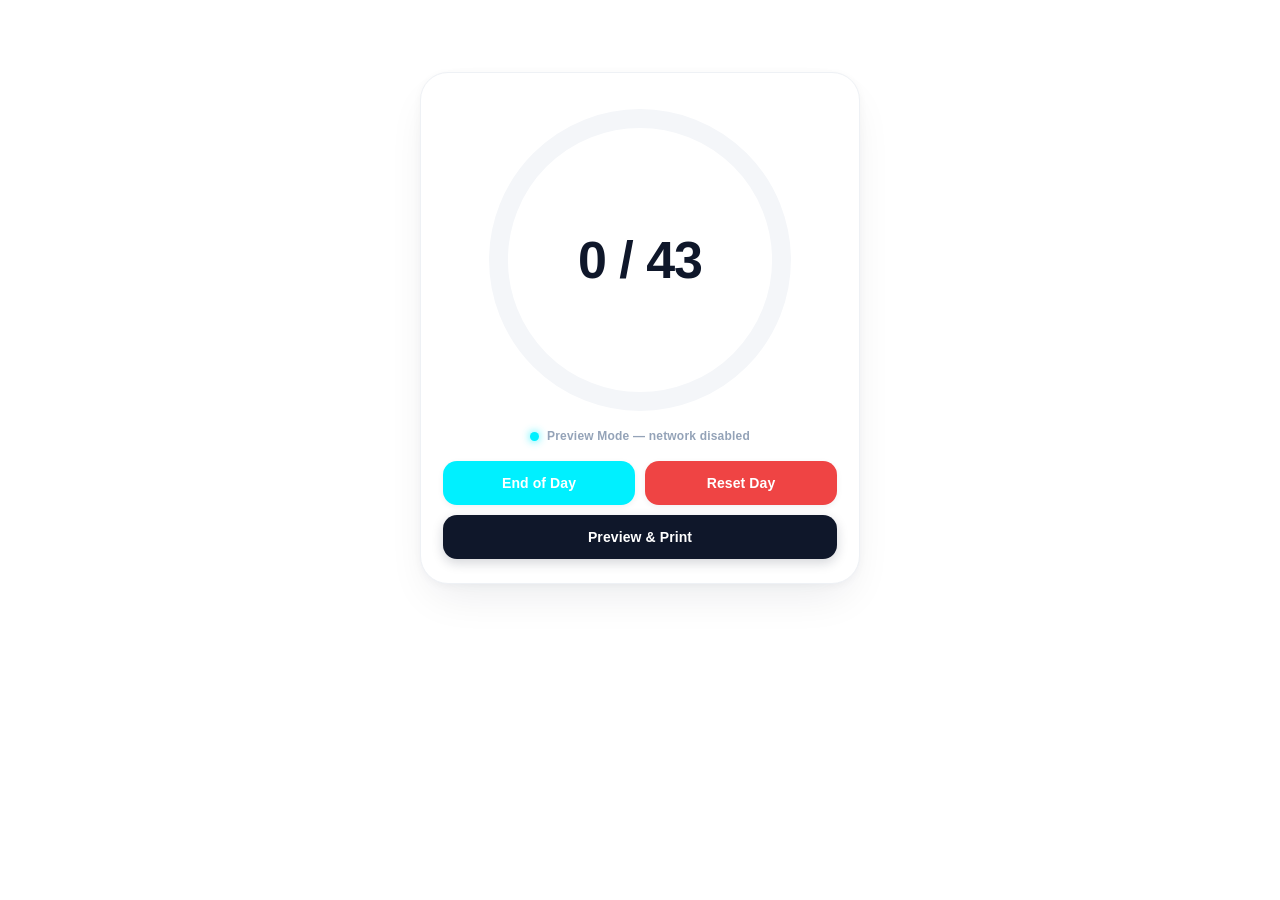
<file: index.html>
<!DOCTYPE html>
<!-- GitHub Pages mobile frontend V11 — connected to business Apps Script backend -->
<html lang="en">
<head>
  <meta charset="UTF-8">
  <meta name="viewport" content="width=device-width, initial-scale=1, maximum-scale=1, user-scalable=no, viewport-fit=cover">
  <title>Scratch-Off Scanner</title>

  <!-- iOS Web App Configuration -->
  <meta name="apple-mobile-web-app-capable" content="yes">
  <meta name="apple-mobile-web-app-status-bar-style" content="default">
  <meta name="apple-mobile-web-app-title" content="Ticket Scanner">
  <meta name="mobile-web-app-capable" content="yes">
  <meta name="format-detection" content="telephone=no">
  <meta name="theme-color" content="#ffffff">
  <script>
    // Google Apps Script's outer wrapper sometimes reports a desktop-width
    // viewport on iPhone. Detect the actual device so the app can size itself
    // by screen percentage instead of relying only on a media query.
    if (/iPhone|iPod/i.test(navigator.userAgent)) {
      document.documentElement.classList.add('iphone-device');
    }
  </script>
  

  <style>
    * { box-sizing: border-box; -webkit-tap-highlight-color: transparent; }
    html, body {
      height: 100%; width: 100%; margin: 0; padding: 0;
      -webkit-text-size-adjust: 100%;
      overscroll-behavior: none;
    }
    body {
      font-family: -apple-system, BlinkMacSystemFont, "SF Pro Display", "Segoe UI", Roboto, sans-serif;
      padding: 10px 14px 16px 14px;
      background: #ffffff; color: #0f172a;
      display: flex; flex-direction: column; align-items: center; justify-content: flex-start;
      min-height: 100vh;
      min-height: 100dvh;
      padding-top: max(8vh, env(safe-area-inset-top));
      padding-bottom: max(20px, env(safe-area-inset-bottom));
      overflow-x: hidden;
      touch-action: manipulation;
    }

    #mainCard {
      width: 100%; max-width: 440px;
      display: flex; flex-direction: column; align-items: center; justify-content: flex-start;
      background: #ffffff; border-radius: 28px; border: 1px solid #eef1f5;
      padding: 28px 22px 24px 22px;
      box-shadow: 0 20px 45px -12px rgba(15, 23, 42, 0.09), 0 2px 8px rgba(15, 23, 42, 0.04);
    }

    .circle-container {
      position: relative; width: 310px; height: 310px;
      display: flex; align-items: center; justify-content: center;
      margin-top: 4px; margin-bottom: 8px;
    }
    svg { width: 100%; height: 100%; transform: rotate(-90deg); }
    circle { fill: none; stroke-width: 14; stroke-linecap: round; }
    .bg-ring { stroke: #f4f6f9; }
    .progress-ring {
      stroke: #00F0FF; stroke-dasharray: 660; stroke-dashoffset: 660;
      opacity: 0;
      transition: stroke-dashoffset 0.58s cubic-bezier(0.22, 0.78, 0.25, 1), opacity 0.25s ease-out, stroke 0.45s ease, filter 0.45s ease;
      filter: drop-shadow(0 6px 14px rgba(0, 240, 255, 0.35));
    }
    .progress-ring.confirm-step { animation: confirmGlow 0.5s ease-out; }

    @keyframes confirmGlow {
      0% { filter: drop-shadow(0 4px 8px rgba(0, 240, 255, 0.24)); }
      50% { filter: drop-shadow(0 7px 18px rgba(0, 240, 255, 0.62)); }
      100% { filter: drop-shadow(0 6px 14px rgba(0, 240, 255, 0.35)); }
    }

    .ring-text { position: absolute; text-align: center; pointer-events: none; }
    #countDisplay { font-size: 52px; font-weight: 800; color: #0f172a; letter-spacing: -1px; }
    #countDisplay.complete { letter-spacing: 0; }
    #countDisplay .complete-title { display: block; font-size: 30px; line-height: 1.05; color: #16a34a; }
    #countDisplay .complete-count { display: block; margin-top: 8px; font-size: 13px; font-weight: 700; color: #64748b; letter-spacing: 0; }
    .circle-container.complete-animation { animation: completePop 0.75s ease-out; }

    @keyframes completePop {
      0% { transform: scale(1); }
      38% { transform: scale(1.055); }
      68% { transform: scale(0.985); }
      100% { transform: scale(1); }
    }

    #syncIndicator {
      margin-top: 6px; margin-bottom: 18px;
      font-size: 12px; font-weight: 600; color: #94a3b8;
      letter-spacing: 0.2px;
      display: flex; align-items: center; justify-content: center; gap: 8px;
    }

    .dot {
      width: 9px; height: 9px; border-radius: 50%; display: inline-block; flex-shrink: 0;
      transition: background-color 0.2s ease, box-shadow 0.2s ease;
    }

    .dot.idle {
      background-color: #00F0FF;
      box-shadow: 0 0 8px rgba(0, 240, 255, 0.85);
      animation: none;
    }

    .dot.syncing {
      background-color: #FF9500;
      box-shadow: 0 0 8px rgba(255, 149, 0, 0.85);
      animation: pulseOrange 0.9s infinite ease-in-out;
    }

    .dot.error {
      background-color: #ef4444;
      box-shadow: 0 0 8px rgba(239, 68, 68, 0.85);
      animation: pulseRed 0.9s infinite ease-in-out;
    }

    @keyframes pulseOrange {
      0% { transform: scale(0.9); opacity: 0.7; }
      50% { transform: scale(1.35); opacity: 1; }
      100% { transform: scale(0.9); opacity: 0.7; }
    }

    @keyframes pulseRed {
      0% { transform: scale(0.9); opacity: 0.7; }
      50% { transform: scale(1.35); opacity: 1; }
      100% { transform: scale(0.9); opacity: 0.7; }
    }

    .actionRow { display: flex; flex-direction: column; gap: 10px; width: 100%; }
    .btnGroup { display: flex; gap: 10px; }
    button {
      flex: 1; padding: 14px; font-size: 14px; font-weight: 700; color: white;
      border: none; border-radius: 14px; cursor: pointer;
      box-shadow: 0 2px 6px rgba(15,23,42,0.06);
      transition: transform 0.12s ease, box-shadow 0.12s ease;
      letter-spacing: 0.1px;
    }
    #previewBtn {
      background: #0f172a; color: #ffffff; font-size: 14px; padding: 14px;
      box-shadow: 0 4px 12px rgba(15,23,42,0.18);
    }
    #endDayBtn { background: #00F0FF; color: #ffffff; font-weight: 700; }
    #resetBtn { background: #ef4444; }
    button:active { transform: scale(0.96); box-shadow: 0 1px 3px rgba(15,23,42,0.08); }

    /* PREVIEW MODAL */
    #previewModal {
      display: none; position: fixed; top: 0; left: 0; width: 100%; height: 100%;
      background: rgba(15, 23, 42, 0.5); backdrop-filter: blur(4px);
      z-index: 999; align-items: center; justify-content: center; padding: 16px;
    }
    .modal-card {
      background: #ffffff; border-radius: 24px; width: 100%; max-width: 960px;
      max-height: 92vh; display: flex; flex-direction: column; overflow: hidden;
      border: 1px solid #e2e8f0; box-shadow: 0 25px 50px -12px rgba(0,0,0,0.25);
    }
    .modal-header {
      padding: 18px 24px; background: #0f172a; color: white;
      display: flex; justify-content: space-between; align-items: center;
    }
    .modal-body { padding: 20px; overflow-y: auto; flex: 1; background: #ffffff; color: #0f172a; }
    .modal-footer { padding: 16px 24px; border-top: 1px solid #e2e8f0; display: flex; gap: 12px; background: #f8fafc; }

    table.excel-full-sheet {
      width: 100%; border-collapse: collapse; font-size: 12px; font-family: Calibri, Segoe UI, sans-serif;
      border: 2px solid #000000; background: #ffffff; color: #000000;
    }
    table.excel-full-sheet th, table.excel-full-sheet td {
      border: 1px solid #000000; padding: 4px 6px; text-align: center;
    }
    table.excel-full-sheet th {
      background: #f1f5f9; font-weight: bold; color: #000000; font-size: 11px; text-transform: uppercase;
      border-bottom: 2px solid #000000;
    }
    .excel-section-hdr td {
      background: #e2e8f0; font-weight: bold; font-size: 12px; color: #000000; text-align: left !important;
      padding-left: 10px; border-top: 2px solid #000000; border-bottom: 1px solid #000000;
    }
    .excel-subtotal td {
      background: #f8fafc; font-weight: bold; color: #000000; border-top: 1px dashed #000000; border-bottom: 1px solid #000000;
    }
    .excel-grandtotal td {
      background: #dbeafe; font-weight: bold; font-size: 13px; color: #000000; border-top: 2px solid #000000; border-bottom: 3px double #000000;
    }

    /* TRUE PHONE LAYOUT — fills an iPhone screen instead of looking like a
       narrow desktop card. Safe-area padding protects the notch and Home bar. */
    @media (max-width: 600px) {
      html, body { background: #ffffff; }
      body {
        display: block;
        padding: 0;
        min-height: 100dvh;
      }
      #mainCard {
        width: 100%; max-width: none; min-height: 100dvh;
        border: 0; border-radius: 0; box-shadow: none;
        padding:
          calc(14px + env(safe-area-inset-top))
          16px
          calc(18px + env(safe-area-inset-bottom));
        justify-content: flex-start;
      }
      .circle-container {
        width: clamp(220px, 68vw, 278px);
        height: clamp(220px, 68vw, 278px);
        margin-top: 2px;
        margin-bottom: 2px;
      }
      #countDisplay { font-size: clamp(42px, 12vw, 50px); }
      #syncIndicator {
        width: 100%; min-height: 28px;
        margin: 4px 0 12px;
        font-size: 13px;
      }
      .actionRow { gap: 10px; }
      .btnGroup { gap: 10px; }
      button {
        min-height: 52px; padding: 14px 12px;
        border-radius: 14px; font-size: 16px;
        touch-action: manipulation;
      }
      #previewBtn { min-height: 52px; font-size: 16px; }
      #failedScansPanel { width: 100%; }
      #previewModal {
        padding: 0;
        align-items: stretch;
      }
      .modal-card {
        max-height: 100dvh; height: 100dvh;
        border: 0; border-radius: 0;
      }
      .modal-header {
        padding: calc(14px + env(safe-area-inset-top)) 16px 14px;
      }
      .modal-body {
        padding: 12px;
        -webkit-overflow-scrolling: touch;
      }
      .modal-footer {
        padding: 12px 12px calc(12px + env(safe-area-inset-bottom));
      }
      .modal-footer button { min-width: 0; font-size: 14px; }
      table.excel-full-sheet { min-width: 680px; }
      #printArea { overflow-x: auto; }
    }

    @media (max-width: 600px) and (max-height: 700px) {
      .circle-container { width: 205px; height: 205px; }
      #countDisplay { font-size: 40px; }
      #syncIndicator { margin-bottom: 8px; }
      button, #previewBtn { min-height: 48px; padding-top: 11px; padding-bottom: 11px; }
    }

    @media (display-mode: standalone) {
      body { background: #ffffff; }
      #mainCard { min-height: 100dvh; }
    }

    /* Apps Script iPhone wrapper override. The wrapper can expose an internal
       width near 980px, so ordinary max-width:600px rules do not activate.
       vw sizing still maps correctly to the visible iPhone screen. */
    html.iphone-device, html.iphone-device body {
      width: 100%; min-height: 100vh; margin: 0;
      background: #ffffff;
      overflow-x: hidden;
    }
    html.iphone-device body {
      display: block;
      padding: 0;
    }
    html.iphone-device #mainCard {
      width: 100vw; max-width: none; min-height: 100vh;
      margin: 0; border: 0; border-radius: 0; box-shadow: none;
      padding: 5vw 5vw 6vw;
      justify-content: flex-start;
    }
    html.iphone-device .circle-container {
      width: 72vw; height: 72vw;
      margin: 10vw auto 2vw;
    }
    html.iphone-device #countDisplay {
      font-size: 10vw;
      letter-spacing: -0.3vw;
    }
    html.iphone-device #countDisplay .complete-title { font-size: 7.4vw; }
    html.iphone-device #countDisplay .complete-count { margin-top: 2vw; font-size: 3.2vw; }
    html.iphone-device #syncIndicator {
      width: 100%; min-height: 7vw;
      margin: 1vw 0 3vw;
      gap: 2vw;
      font-size: 3.4vw;
    }
    html.iphone-device .dot {
      width: 2.4vw; height: 2.4vw;
    }
    html.iphone-device .actionRow,
    html.iphone-device .btnGroup {
      gap: 2.5vw;
    }
    html.iphone-device button,
    html.iphone-device #previewBtn {
      min-height: 13vw;
      padding: 3vw;
      border-radius: 3.5vw;
      font-size: 4vw;
    }
    html.iphone-device #failedScansPanel {
      width: 100%;
      margin-top: 4vw !important;
      font-size: 3.7vw;
    }
    html.iphone-device #previewModal {
      padding: 0;
      align-items: stretch;
    }
    html.iphone-device .modal-card {
      width: 100vw; max-width: none; height: 100vh; max-height: 100vh;
      border: 0; border-radius: 0;
    }
    html.iphone-device .modal-header { padding: 4vw; font-size: 4vw; }
    html.iphone-device .modal-body { padding: 3vw; -webkit-overflow-scrolling: touch; }
    html.iphone-device .modal-footer { padding: 3vw; }
    html.iphone-device .modal-footer button { min-height: 11vw; font-size: 3.5vw; }

    #scannerCapture {
      position: fixed;
      left: 1px; top: 1px;
      width: 2px; height: 2px;
      padding: 0; border: 0; outline: 0;
      opacity: 0.01;
      color: transparent; background: transparent;
      caret-color: transparent;
      font-size: 16px;
      pointer-events: none;
    }

    #bottomActivity {
      position: fixed; left: 50%; bottom: max(16px, env(safe-area-inset-bottom));
      transform: translate(-50%, 18px);
      width: min(420px, calc(100% - 28px)); min-height: 48px;
      display: flex; align-items: center; gap: 10px;
      padding: 11px 14px; border-radius: 15px;
      background: #0f172a; color: #ffffff;
      box-shadow: 0 12px 28px rgba(15, 23, 42, 0.22);
      opacity: 0; visibility: hidden; pointer-events: none;
      transition: opacity 0.2s ease, transform 0.28s cubic-bezier(0.22, 0.78, 0.25, 1), background-color 0.2s ease;
      z-index: 850; font-size: 13px; font-weight: 700;
    }
    #bottomActivity.show { opacity: 1; visibility: visible; transform: translate(-50%, 0); }
    #bottomActivity.success { background: #0f766e; }
    #bottomActivity.warning { background: #b45309; }
    #bottomActivity.error { background: #b91c1c; }
    #bottomActivity .notice-icon { flex: 0 0 auto; font-size: 17px; }
    #bottomActivity .notice-text { min-width: 0; overflow: hidden; text-overflow: ellipsis; white-space: nowrap; }
    html.iphone-device #bottomActivity {
      left: 5vw; bottom: 4vw; transform: translateY(5vw);
      width: 90vw; min-height: 12vw; padding: 2.8vw 3.4vw;
      border-radius: 3.8vw; font-size: 3.5vw;
    }
    html.iphone-device #bottomActivity.show { transform: translateY(0); }
  </style>
</head>
<body>

  <input id="scannerCapture" type="text" inputmode="none" enterkeyhint="done"
    autocomplete="off" autocorrect="off" autocapitalize="off" spellcheck="false"
    autofocus aria-label="Barcode scanner receiver">

  <div id="mainCard">
    <div class="circle-container">
      <svg viewBox="0 0 230 230">
        <circle class="bg-ring" cx="115" cy="115" r="105"></circle>
        <circle class="progress-ring" id="ringFill" cx="115" cy="115" r="105"></circle>
      </svg>
      <div class="ring-text">
        <div id="countDisplay">0 / 43</div>
      </div>
    </div>

    <div id="syncIndicator"><span class="dot idle" id="syncDot"></span> <span id="syncText">Scanner Ready — Scan Now</span></div>

    <div class="actionRow">
      <div class="btnGroup">
        <button id="endDayBtn" onclick="handleEndDay(event)">End of Day</button>
        <button id="resetBtn" onclick="handleReset(event)">Reset Day</button>
      </div>
      <button id="previewBtn" onclick="openPreview()">Preview & Print</button>
    </div>

    <div id="failedScansPanel" style="display:none; margin-top:16px; text-align:left;">
      <div style="display:flex; justify-content:space-between; align-items:center; gap:10px; margin-bottom:8px;">
        <b style="color:#b91c1c;">Needs Re-scan</b>
        <button onclick="retryDeferredNow()" style="width:auto; padding:7px 11px; background:#f59e0b; color:#111827; font-size:12px;">Retry Now</button>
      </div>
      <div id="failedScansList" style="font-size:15px; color:#0f172a; line-height:1.9;"></div>
    </div>
  </div>

  <div id="bottomActivity" role="status" aria-live="polite" aria-atomic="true">
    <span class="notice-icon" id="bottomNoticeIcon">✓</span>
    <span class="notice-text" id="bottomNoticeText"></span>
  </div>

  <div id="previewModal">
    <div class="modal-card">
      <div class="modal-header">
        <h3 style="margin:0; font-size:16px;">Daily Ticket Sales Report</h3>
        <button onclick="closePreview()" style="background:transparent; border:none; color:white; font-size:20px; cursor:pointer; padding:0;">✕</button>
      </div>
      <div class="modal-body" id="printArea">
        <div id="modalReportContent">
          <div style="text-align:center; padding:30px; color:#64748b;">Fetching live report data...</div>
        </div>
      </div>
      <div class="modal-footer">
        <button onclick="window.print()" style="background:#16a34a; color:white; font-weight:bold;">🖨️ Print Report</button>
        <button onclick="closePreview()" style="background:#64748b; color:white;">Close</button>
      </div>
    </div>
  </div>

  <script>
    // Network guard:
    // Only contact the Apps Script backend when this file is actually running
    // from GitHub Pages. This prevents ChatGPT/local HTML preview from asking
    // for network access just because the file was opened for inspection.
    var NETWORK_ENABLED = /(^|\.)github\.io$/i.test(window.location.hostname);

    var ringFill = document.getElementById('ringFill');
    var countDisplay = document.getElementById('countDisplay');
    var syncText = document.getElementById('syncText');
    var syncDot = document.getElementById('syncDot');
    var scannerCapture = document.getElementById('scannerCapture');
    var bottomActivity = document.getElementById('bottomActivity');
    var bottomNoticeIcon = document.getElementById('bottomNoticeIcon');
    var bottomNoticeText = document.getElementById('bottomNoticeText');

    var currentScanned = 0;
    var confirmedScanned = 0;
    var backendBaselineScanned = 0;
    var sessionInputCount = 0;
    var currentTotal = 43; // safe startup fallback; backend immediately supplies authoritative total
    var completionShown = false;
    var noticeTimer = null;
    var noticeLockedUntil = 0;
    var missingGames = [];
    var missingIndex = 0;
    var missingRequestInFlight = false;
    var lastMissingConfirmedValue = -1;
    const CIRCUMFERENCE = 660;

    var scanQueue = JSON.parse(localStorage.getItem('pendingScanQueueV8') || '[]');
    var deferredQueue = JSON.parse(localStorage.getItem('deferredScanQueueV8') || '[]');
    sessionInputCount = scanQueue.length + deferredQueue.length;
    currentScanned = sessionInputCount;
    var isProcessingQueue = false;
    var scannerIdleTimer = null;
    var retryCycleActive = false;
    var MAX_DEFERRED_ATTEMPTS = 2;
    var IDLE_RETRY_DELAY_MS = 5000;

    var gameMap = JSON.parse(localStorage.getItem('gameMapCache') || '{}');
    var failedScans = JSON.parse(localStorage.getItem('failedScansV8') || '[]');

    // Barcodes already accepted/seen during the current business day.
    // This gives immediate duplicate feedback on the frontend instead of
    // optimistically increasing the counter for a repeated ticket.
    var acceptedScanCodes = JSON.parse(localStorage.getItem('acceptedScanCodesV12') || '[]');

    function persistAcceptedScanCodes() {
      localStorage.setItem('acceptedScanCodesV12', JSON.stringify(acceptedScanCodes));
    }

    function rememberAcceptedCode(code) {
      if (acceptedScanCodes.indexOf(code) === -1) {
        acceptedScanCodes.push(code);
        persistAcceptedScanCodes();
      }
    }

    function persistQueue() {
      localStorage.setItem('pendingScanQueueV8', JSON.stringify(scanQueue));
      localStorage.setItem('deferredScanQueueV8', JSON.stringify(deferredQueue));
    }

    function persistFailedScans() {
      localStorage.setItem('failedScansV8', JSON.stringify(failedScans));
      renderFailedScansPanel();
    }

    function fetchGameMap() {
      callApi({ action: 'gamemap' }).then(function(result) {
        if (result && result.success && result.gameMap) {
          gameMap = result.gameMap;
          localStorage.setItem('gameMapCache', JSON.stringify(gameMap));
        }
      }).catch(function() {});
    }

    function renderFailedScansPanel() {
      var panel = document.getElementById('failedScansPanel');
      var list = document.getElementById('failedScansList');
      if (!panel || !list) return;

      if (failedScans.length === 0) {
        panel.style.display = 'none';
        return;
      }
      panel.style.display = 'block';
      list.innerHTML = failedScans.map(function(item) {
        var priceLabel = item.price !== null && item.price !== undefined ? ('$' + item.price) : 'Value unknown';
        return '<div style="padding:7px 0; border-bottom:1px solid #e2e8f0;">' +
          'Game <b>' + item.game + '</b> &middot; Book <b>' + item.book + '</b> &middot; ' +
          'Ticket <b>' + item.ticket + '</b> &middot; <b>' + priceLabel + '</b>' +
          (item.reason ? '<div style="font-size:12px; color:#64748b; line-height:1.4;">' + escapeHtml(item.reason) + '</div>' : '') +
        '</div>';
      }).join('');
    }

    function escapeHtml(value) {
      return String(value || '').replace(/[&<>'"]/g, function(ch) {
        return ({'&':'&amp;','<':'&lt;','>':'&gt;',"'":'&#39;','"':'&quot;'})[ch];
      });
    }

    function showBottomNotice(type, message, duration) {
      clearTimeout(noticeTimer);
      bottomActivity.className = '';
      bottomActivity.classList.add(type || 'success', 'show');
      bottomNoticeIcon.textContent = type === 'error' ? '!' : (type === 'warning' ? '•' : '✓');
      bottomNoticeText.textContent = message;
      noticeLockedUntil = Date.now() + (duration || 1100);

      noticeTimer = setTimeout(function() {
        bottomActivity.classList.remove('show');
      }, duration || 1100);
    }

    function pulseConfirmedRing() {
      ringFill.classList.remove('confirm-step');
      void ringFill.getBoundingClientRect();
      ringFill.classList.add('confirm-step');
    }

    function refreshMissingGames(force) {
      if (currentScanned < 35 || missingRequestInFlight) return;
      if (!force && confirmedScanned === lastMissingConfirmedValue) return;

      missingRequestInFlight = true;
      lastMissingConfirmedValue = confirmedScanned;
      callApi({ action: 'missing' }).then(function(result) {
        missingRequestInFlight = false;
        if (result && result.success) {
          missingGames = result.missingGames || [];
          missingIndex = 0;
          if (missingGames.length === 0 && confirmedScanned < currentTotal) {
            showBottomNotice('success', 'No missing games found', 1300);
          }
        }
      }).catch(function() {
        missingRequestInFlight = false;
      });
    }

    function rotateMissingNotice() {
      if (currentScanned < 35 || missingGames.length === 0 || Date.now() < noticeLockedUntil) return;
      if (missingIndex >= missingGames.length) missingIndex = 0;
      var item = missingGames[missingIndex++];
      var priceLabel = item.price !== null && item.price !== undefined ? ('$' + item.price) : 'Value unavailable';
      showBottomNotice('warning', 'Missing scan · Game ' + item.game + ' · ' + priceLabel, 1800);
    }

    setInterval(rotateMissingNotice, 2300);

    function removeFailedScanByCode(code) {
      var before = failedScans.length;
      failedScans = failedScans.filter(function(item) { return item.code !== code; });
      if (failedScans.length !== before) persistFailedScans();
    }

    function setCircleProgress(fraction, confirmedComplete) {
      var f = Math.max(0, Math.min(1, fraction));
      var offset = CIRCUMFERENCE - (f * CIRCUMFERENCE);
      ringFill.style.strokeDashoffset = offset;
      ringFill.style.opacity = f <= 0 ? '0' : '1';
      ringFill.style.stroke = confirmedComplete ? '#22c55e' : '#00F0FF';
      ringFill.style.filter = confirmedComplete
        ? 'drop-shadow(0 6px 16px rgba(34, 197, 94, 0.48))'
        : 'drop-shadow(0 6px 14px rgba(0, 240, 255, 0.35))';
    }

    function renderDisplay(directScanned, total, backendConfirmedCount, authoritativeSnapshot) {
      currentScanned = Math.max(0, Number(directScanned) || 0);
      currentTotal = total > 0 ? total : 42;
      currentScanned = Math.min(currentTotal, currentScanned);
      confirmedScanned = Math.max(0, Math.min(currentTotal, Number(backendConfirmedCount) || 0));
      var confirmedComplete = Boolean(authoritativeSnapshot && currentTotal > 0 && confirmedScanned >= currentTotal);

      if (confirmedComplete) {
        countDisplay.classList.add('complete');
        countDisplay.innerHTML = '<span class="complete-title">Scan Complete</span>' +
          '<span class="complete-count">' + confirmedScanned + ' / ' + currentTotal + ' confirmed</span>';

        if (!completionShown) {
          var circle = document.querySelector('.circle-container');
          circle.classList.remove('complete-animation');
          void circle.offsetWidth;
          circle.classList.add('complete-animation');
        }
        completionShown = true;
      } else {
        completionShown = false;
        countDisplay.classList.remove('complete');

        // IMPORTANT: show only backend-confirmed progress. The old frontend
        // displayed an optimistic local count, so scanning the same ticket
        // multiple times could briefly show 2/43, 3/43, etc. even when the
        // spreadsheet correctly counted only one unique scan.
        countDisplay.textContent = confirmedScanned + ' / ' + currentTotal;
        document.querySelector('.circle-container').classList.remove('complete-animation');
      }

      setCircleProgress(currentTotal > 0 ? confirmedScanned / currentTotal : 0, confirmedComplete);
      return confirmedComplete;
    }

    function updateSyncStatus(state, customMessage) {
      if (state === 'error') {
        syncDot.className = "dot error";
        syncText.textContent = customMessage || "Backend Busy — Retrying...";
      } else if (state === 'syncing') {
        syncDot.className = "dot syncing";
        syncText.textContent = customMessage || ("Queued (" + scanQueue.length + ")");
      } else {
        syncDot.className = "dot idle";
        syncText.textContent = customMessage || "Scanner Ready — Scan Now";
      }
    }

    function armScanner() {
      if (!scannerCapture) return;
      try {
        scannerCapture.focus({ preventScroll: true });
      } catch (focusError) {
        scannerCapture.focus();
      }
    }

    function initializeScanner() {
      // Focus first. Accepting a barcode must not wait for spreadsheet data.
      armScanner();
      updateSyncStatus('idle', 'Scanner Ready — Scan Now');

      callApi({ action: 'bootstrap' }).then(function(result) {
        if (result && result.success) {
          backendBaselineScanned = Number(result.scannedToday) || 0;
          confirmedScanned = backendBaselineScanned;
          currentScanned = backendBaselineScanned;
          var isComplete = renderDisplay(confirmedScanned, result.totalGames || currentTotal || 43, confirmedScanned, true);
          if (isComplete) updateSyncStatus('idle', 'All scans confirmed by backend');
          gameMap = result.gameMap || gameMap;
          localStorage.setItem('gameMapCache', JSON.stringify(gameMap));
        }
        armScanner();
      }).catch(function() {
        // If bootstrap fails for any reason, immediately fall back to the
        // progress endpoint instead of leaving the screen at a fake 0 count.
        callApi({ action: 'progress' }).then(function(progressResult) {
          if (progressResult && progressResult.success) {
            confirmedScanned = Number(progressResult.scannedToday) || 0;
            currentScanned = confirmedScanned;
            renderDisplay(
              confirmedScanned,
              progressResult.totalGames || currentTotal || 43,
              confirmedScanned,
              true
            );
          }
          armScanner();
        }).catch(function() {
          armScanner();
        });
      });
    }

    function syncWithBackend() {
      if (isProcessingQueue) return;
      callApi({ action: 'progress' }).then(function(result) {
        if (result && result.success && scanQueue.length === 0 && deferredQueue.length === 0) {
          confirmedScanned = Number(result.scannedToday) || 0;
          currentScanned = confirmedScanned;
          var isComplete = renderDisplay(confirmedScanned, result.totalGames || currentTotal || 43, confirmedScanned, true);
          updateSyncStatus('idle', isComplete ? 'All scans confirmed by backend' : 'Scanner Ready — Scan Now');
          if (currentScanned >= 35) refreshMissingGames(true);
        }
      }).catch(function(err) {});
    }

    if (NETWORK_ENABLED) {
      initializeScanner();
      setInterval(syncWithBackend, 10000);
    } else {
      armScanner();
      updateSyncStatus('idle', 'Preview Mode — network disabled');
    }
    renderFailedScansPanel();

    window.addEventListener('pageshow', function() {
      setTimeout(armScanner, 0);
      setTimeout(armScanner, 250);
    });
    window.addEventListener('load', function() {
      setTimeout(armScanner, 0);
      setTimeout(armScanner, 250);
    });
    document.addEventListener('visibilitychange', function() {
      if (!document.hidden) {
        setTimeout(armScanner, 0);
        setTimeout(armScanner, 250);
      }
    });

    // Resume any scans still queued from before a reload/backgrounding
    if (scanQueue.length > 0 || deferredQueue.length > 0) {
      updateSyncStatus('idle');
      processNextQueueItem();
    }

    // DIRECT SCANNER LISTENER ENGINE
    var scanBuffer = '';
    document.addEventListener('keydown', function(e) {
      if (e.key === 'Enter' || e.key === 'Tab') {
        e.preventDefault();
        var codeToSubmit = scanBuffer.trim();
        scanBuffer = '';
        if (scannerCapture) scannerCapture.value = '';
        if (codeToSubmit.length >= 10) enqueueScan(codeToSubmit);
        armScanner();
        return;
      }
      if (e.key === 'Backspace') {
        scanBuffer = scanBuffer.slice(0, -1);
        return;
      }
      if (e.key.length === 1) {
        scanBuffer += e.key;
      }
    });

    // Re-arm after any button/modal interaction so the next barcode never
    // requires the user to tap the page first.
    document.addEventListener('click', function() {
      setTimeout(armScanner, 50);
    }, true);

    function enqueueScan(code) {
      var cleanCode = String(code).replace(/\D/g, '').trim();
      if (cleanCode.length < 10) return;

      if (navigator.vibrate) navigator.vibrate(30);

      // Reject a barcode that was already confirmed during this business day.
      // This is immediate UI feedback and avoids sending an obvious duplicate
      // to the backend again.
      if (acceptedScanCodes.indexOf(cleanCode) !== -1) {
        var duplicateDetails = parseBarcodeDetails(cleanCode);
        updateSyncStatus('idle', 'Duplicate ignored — already scanned');
        showBottomNotice('warning', 'Game ' + duplicateDetails.game + ' already scanned — not counted', 1800);
        renderDisplay(confirmedScanned, currentTotal, confirmedScanned, true);
        return;
      }

      // Also suppress a duplicate while the same barcode is still pending.
      var alreadyQueued = scanQueue.concat(deferredQueue).some(function(item) {
        return item.code === cleanCode;
      });
      if (alreadyQueued) {
        updateSyncStatus('idle', 'Duplicate ignored — scan already pending');
        showBottomNotice('warning', 'Duplicate scan ignored — waiting for confirmation', 1600);
        return;
      }

      scanQueue.push({
        code: cleanCode,
        requestId: makeRequestId(),
        attempts: 0,
        queuedAt: Date.now()
      });
      persistQueue();

      // Do NOT increase the visible progress counter here.
      // Wait until the backend confirms this scan counted as a new unique item.
      updateSyncStatus('syncing', 'Sending scan...');

      clearTimeout(scannerIdleTimer);
      scannerIdleTimer = setTimeout(function() {
        retryDeferredNow();
      }, IDLE_RETRY_DELAY_MS);

      processNextQueueItem();
    }

    function makeRequestId() {
      if (window.crypto && crypto.randomUUID) return crypto.randomUUID();
      return 'scan-' + Date.now() + '-' + Math.random().toString(36).slice(2);
    }

    function processNextQueueItem() {
      if (isProcessingQueue) return;

      if (scanQueue.length === 0) {
        if (deferredQueue.length > 0) {
          updateSyncStatus('error', deferredQueue.length + ' deferred — retrying after scanner is idle');
          clearTimeout(scannerIdleTimer);
          scannerIdleTimer = setTimeout(retryDeferredNow, IDLE_RETRY_DELAY_MS);
        } else {
          updateSyncStatus('idle');
          // The queue is empty. Ask the backend for the authoritative count
          // immediately so completion never depends on an optimistic client count.
          syncWithBackend();
        }
        return;
      }

      isProcessingQueue = true;
      var currentItem = scanQueue[0];
      updateSyncStatus('syncing', 'Sending 1 scan · ' + Math.max(0, scanQueue.length - 1) + ' waiting');

      callApi({ action: 'scan', code: currentItem.code, requestId: currentItem.requestId })
        .then(function(result) {
          scanQueue.shift();
          persistQueue();
          isProcessingQueue = false;

          if (result && result.success) {
            removeFailedScanByCode(currentItem.code);
            var confirmedDetails = parseBarcodeDetails(currentItem.code);

            // Remember successful responses locally so an immediate repeat of
            // the same barcode can be stopped before another network request.
            rememberAcceptedCode(currentItem.code);

            if (result.progressCounted === true) {
              confirmedScanned = Math.min(currentTotal, confirmedScanned + 1);
              currentScanned = confirmedScanned;
              renderDisplay(confirmedScanned, currentTotal, confirmedScanned, false);
              pulseConfirmedRing();
              showBottomNotice('success', 'Game ' + confirmedDetails.game + ' confirmed', 900);
            } else {
              // The backend accepted the request but did not count it as new.
              // Treat this as a duplicate/already-recorded scan in the UI.
              currentScanned = confirmedScanned;
              renderDisplay(confirmedScanned, currentTotal, confirmedScanned, true);
              updateSyncStatus('idle', 'Duplicate ignored — already counted');
              showBottomNotice('warning', 'Game ' + confirmedDetails.game + ' already scanned — not counted', 1800);
            }

            missingGames = missingGames.filter(function(item) {
              return String(item.game) !== String(confirmedDetails.game);
            });
            if (confirmedScanned >= 35 && (confirmedScanned === 35 || confirmedScanned % 5 === 0)) {
              refreshMissingGames(false);
            }
          } else {
            var msg = (result && result.message) ? result.message : "Game Not Found";
            if (/busy|try again|temporar/i.test(msg)) {
              currentItem.attempts = (currentItem.attempts || 0) + 1;
              deferredQueue.push(currentItem);
              persistQueue();
              updateSyncStatus('error', 'Backend busy — scan deferred');
            } else {
              updateSyncStatus('error', msg);
              flagAsNeedsRescan(currentItem.code, msg);
              var unknownMatch = msg.match(/Game\s*#?\s*(\d+)\s+not found/i);
              if (unknownMatch) {
                showBottomNotice('error', 'New game ' + unknownMatch[1] + ' is not registered', 4500);
              } else {
                showBottomNotice('error', msg, 3000);
              }
            }
          }

          processNextQueueItem();
        })
        .catch(function(err) {
          scanQueue.shift();
          isProcessingQueue = false;
          currentItem.attempts = (currentItem.attempts || 0) + 1;

          // Do not block newer tickets. Move this scan aside immediately and
          // continue the normal queue. It will be tried only after five
          // seconds of scanner inactivity.
          deferredQueue.push(currentItem);
          persistQueue();
          updateSyncStatus('error', 'Scan deferred — continuing with next ticket');
          processNextQueueItem();
        });
    }

    function retryDeferredNow() {
      if (retryCycleActive || isProcessingQueue || scanQueue.length > 0 || deferredQueue.length === 0) return;
      retryCycleActive = true;

      var retryable = [];
      deferredQueue.forEach(function(item) {
        if ((item.attempts || 0) <= MAX_DEFERRED_ATTEMPTS) {
          retryable.push(item);
        } else {
          flagAsNeedsRescan(item.code, 'Could not reach the spreadsheet after safe retries');
        }
      });
      deferredQueue = [];
      scanQueue = retryable;
      persistQueue();
      retryCycleActive = false;

      if (scanQueue.length > 0) {
        updateSyncStatus('syncing', 'Retrying deferred scans one at a time');
        processNextQueueItem();
      }
    }

    function parseBarcodeDetails(rawCode) {
      var cleanCode = String(rawCode).replace(/\D/g, '').substring(0, 13);
      var gameNum = String(parseInt(cleanCode.substring(0, 4), 10));
      var bookSection = cleanCode.substring(4, 10);
      var bookNum = String(parseInt(bookSection.substring(bookSection.length - 3), 10));
      var ticketNum = String(parseInt(cleanCode.substring(10, 13), 10));
      return { game: gameNum, book: bookNum, ticket: ticketNum };
    }

    function flagAsNeedsRescan(rawCode, reason) {
      var details = parseBarcodeDetails(rawCode);
      var gameNum = details.game;
      var price = gameMap[gameNum] || null;

      var alreadyFlagged = failedScans.some(function(item) { return item.code === rawCode; });
      if (!alreadyFlagged) {
        failedScans.push({
          code: rawCode,
          game: details.game,
          book: details.book,
          ticket: details.ticket,
          price: price,
          reason: reason || 'Needs to be scanned again'
        });
        persistFailedScans();
      }
    }

    function openPreview() {
      document.getElementById('previewModal').style.display = 'flex';
      document.getElementById('modalReportContent').innerHTML = '<div style="text-align:center; padding:30px; color:#64748b;">Fetching live report data...</div>';

      callApi({ action: 'preview' }).then(function(res) {
        if (res && res.success && res.report) {
          renderExcelStyleReportHTML(res.report);
        } else {
          document.getElementById('modalReportContent').innerHTML = '<div style="color:#ef4444; text-align:center;">Failed to load preview data.</div>';
        }
      }).catch(function(err) {
        document.getElementById('modalReportContent').innerHTML = '<div style="color:#ef4444; text-align:center;">Error connecting to server.</div>';
      });
    }

    function closePreview() {
      document.getElementById('previewModal').style.display = 'none';
    }

    function renderExcelStyleReportHTML(rpt) {
      var html = '<div style="text-align:center; font-weight:bold; font-size:14px; margin-bottom:10px; font-family:Calibri, sans-serif;">DAILY ENTRY REPORT — ' + rpt.date + '</div>';

      html += '<table class="excel-full-sheet"><thead><tr>' +
        '<th>Game #</th><th>Book #</th><th>Start Ticket</th><th>End Ticket</th><th>Tickets Sold</th><th>Total Value ($)</th>' +
      '</tr></thead><tbody>';

      rpt.sections.forEach(function(sec) {
        html += '<tr class="excel-section-hdr"><td colspan="6">$' + sec.price + ' GAMES</td></tr>';

        sec.rows.forEach(function(r) {
          html += '<tr>' +
            '<td><b>' + r.game + '</b></td>' +
            '<td>' + r.book + '</td>' +
            '<td>' + r.start + '</td>' +
            '<td>' + r.end + '</td>' +
            '<td>' + r.sold + '</td>' +
            '<td>$' + Math.round(r.value) + '</td>' +
          '</tr>';
        });

        html += '<tr class="excel-subtotal">' +
          '<td colspan="4" style="text-align:right;"><b>SUBTOTAL ($' + sec.price + ')</b></td>' +
          '<td><b>' + sec.subtotalTickets + '</b></td>' +
          '<td><b>$' + Math.round(sec.subtotalValue) + '</b></td>' +
        '</tr>';
      });

      html += '<tr class="excel-grandtotal">' +
        '<td colspan="4" style="text-align:right;"><b>GRAND TOTAL</b></td>' +
        '<td><b>' + rpt.grandTotalTickets + '</b></td>' +
        '<td><b>$' + Math.round(rpt.grandTotalValue) + '</b></td>' +
      '</tr>';

      html += '</tbody></table>';
      document.getElementById('modalReportContent').innerHTML = html;
    }

    const API_URL = 'https://script.google.com/macros/s/AKfycbyRZjpodVVkT3F3zClEcShpmKvu2ARX4INXqb6vI2XGqRR3xsqTsUJH0_DND-mKRXrkaA/exec';

    function callApi(params) {
      return new Promise(function(resolve, reject) {
        if (!NETWORK_ENABLED) {
          reject(new Error('Network disabled outside GitHub Pages'));
          return;
        }
        const callbackName = '__ticketScannerCb_' + Date.now() + '_' + Math.random().toString(36).slice(2);
        const script = document.createElement('script');
        const timeout = setTimeout(function() {
          cleanup();
          reject(new Error('Backend request timed out'));
        }, 20000);

        function cleanup() {
          clearTimeout(timeout);
          try { delete window[callbackName]; } catch (e) { window[callbackName] = undefined; }
          if (script.parentNode) script.parentNode.removeChild(script);
        }

        window[callbackName] = function(result) {
          cleanup();
          resolve(result);
        };

        const query = new URLSearchParams();
        Object.keys(params || {}).forEach(function(key) {
          if (params[key] !== undefined && params[key] !== null) query.set(key, String(params[key]));
        });
        query.set('callback', callbackName);
        query.set('_ts', Date.now().toString());

        script.onerror = function() {
          cleanup();
          reject(new Error('Could not reach Apps Script backend'));
        };
        script.src = API_URL + '?' + query.toString();
        document.head.appendChild(script);
      });
    }

    function handleEndDay(event) {
      if (!confirm('Close out the day? This archives all current progress.')) return;
      scanQueue = [];
      deferredQueue = [];
      persistQueue();
      updateSyncStatus('syncing', "Closing out day...");

      callApi({ action: 'endday' }).then(function(res) {
        if (res && res.success) {
          failedScans = [];
          persistFailedScans();
          acceptedScanCodes = [];
          persistAcceptedScanCodes();
          backendBaselineScanned = 0;
          sessionInputCount = 0;
          confirmedScanned = 0;
          currentScanned = 0;
          missingGames = [];
          renderDisplay(0, currentTotal, 0, true);
          updateSyncStatus('idle');
          syncWithBackend();
        } else {
          updateSyncStatus('error', "End of Day Failed");
        }
      }).catch(function(err) {
        updateSyncStatus('error', "Connection Error — Retry End Day");
      });
    }

    function handleReset(event) {
      if (!confirm('Reset back to start of day?')) return;
      scanQueue = [];
      deferredQueue = [];
      persistQueue();
      updateSyncStatus('syncing', "Resetting day...");

      callApi({ action: 'reset' }).then(function(res) {
        if (res && res.success) {
          failedScans = [];
          persistFailedScans();
          acceptedScanCodes = [];
          persistAcceptedScanCodes();
          backendBaselineScanned = 0;
          sessionInputCount = 0;
          confirmedScanned = 0;
          currentScanned = 0;
          missingGames = [];
          renderDisplay(0, currentTotal, 0, true);
          updateSyncStatus('idle');
          syncWithBackend();
        } else {
          updateSyncStatus('error', "Reset Failed");
        }
      }).catch(function(err) {
        updateSyncStatus('error', "Connection Error — Retry Reset");
      });
    }
  </script>
</body>
</html>
</file>
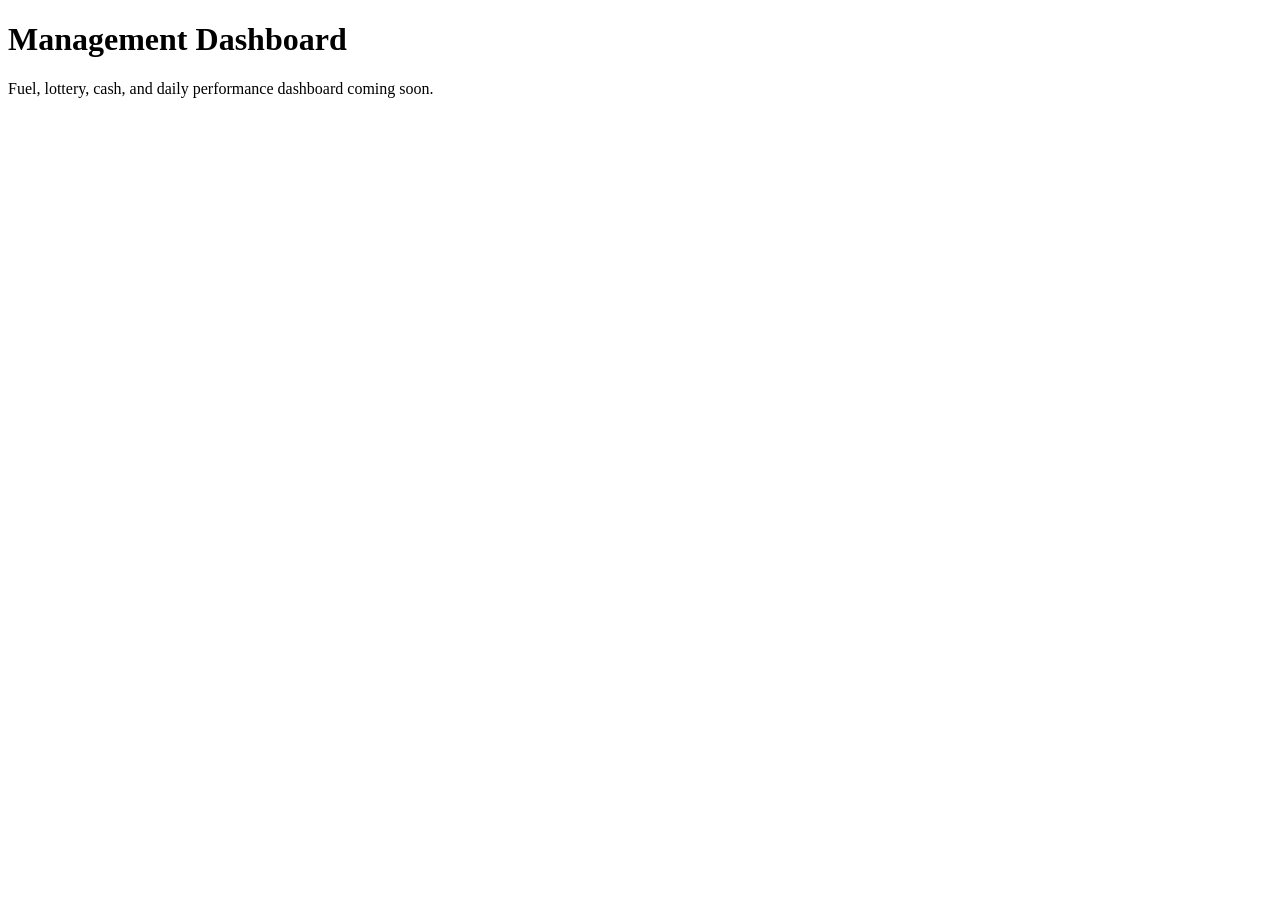
<file: dashboard.html>
<!DOCTYPE html>
<html>
<head>
  <meta charset="UTF-8">
  <title>Management Dashboard</title>
</head>
<body>
  <h1>Management Dashboard</h1>
  <p>Fuel, lottery, cash, and daily performance dashboard coming soon.</p>
</body>
</html>
</file>
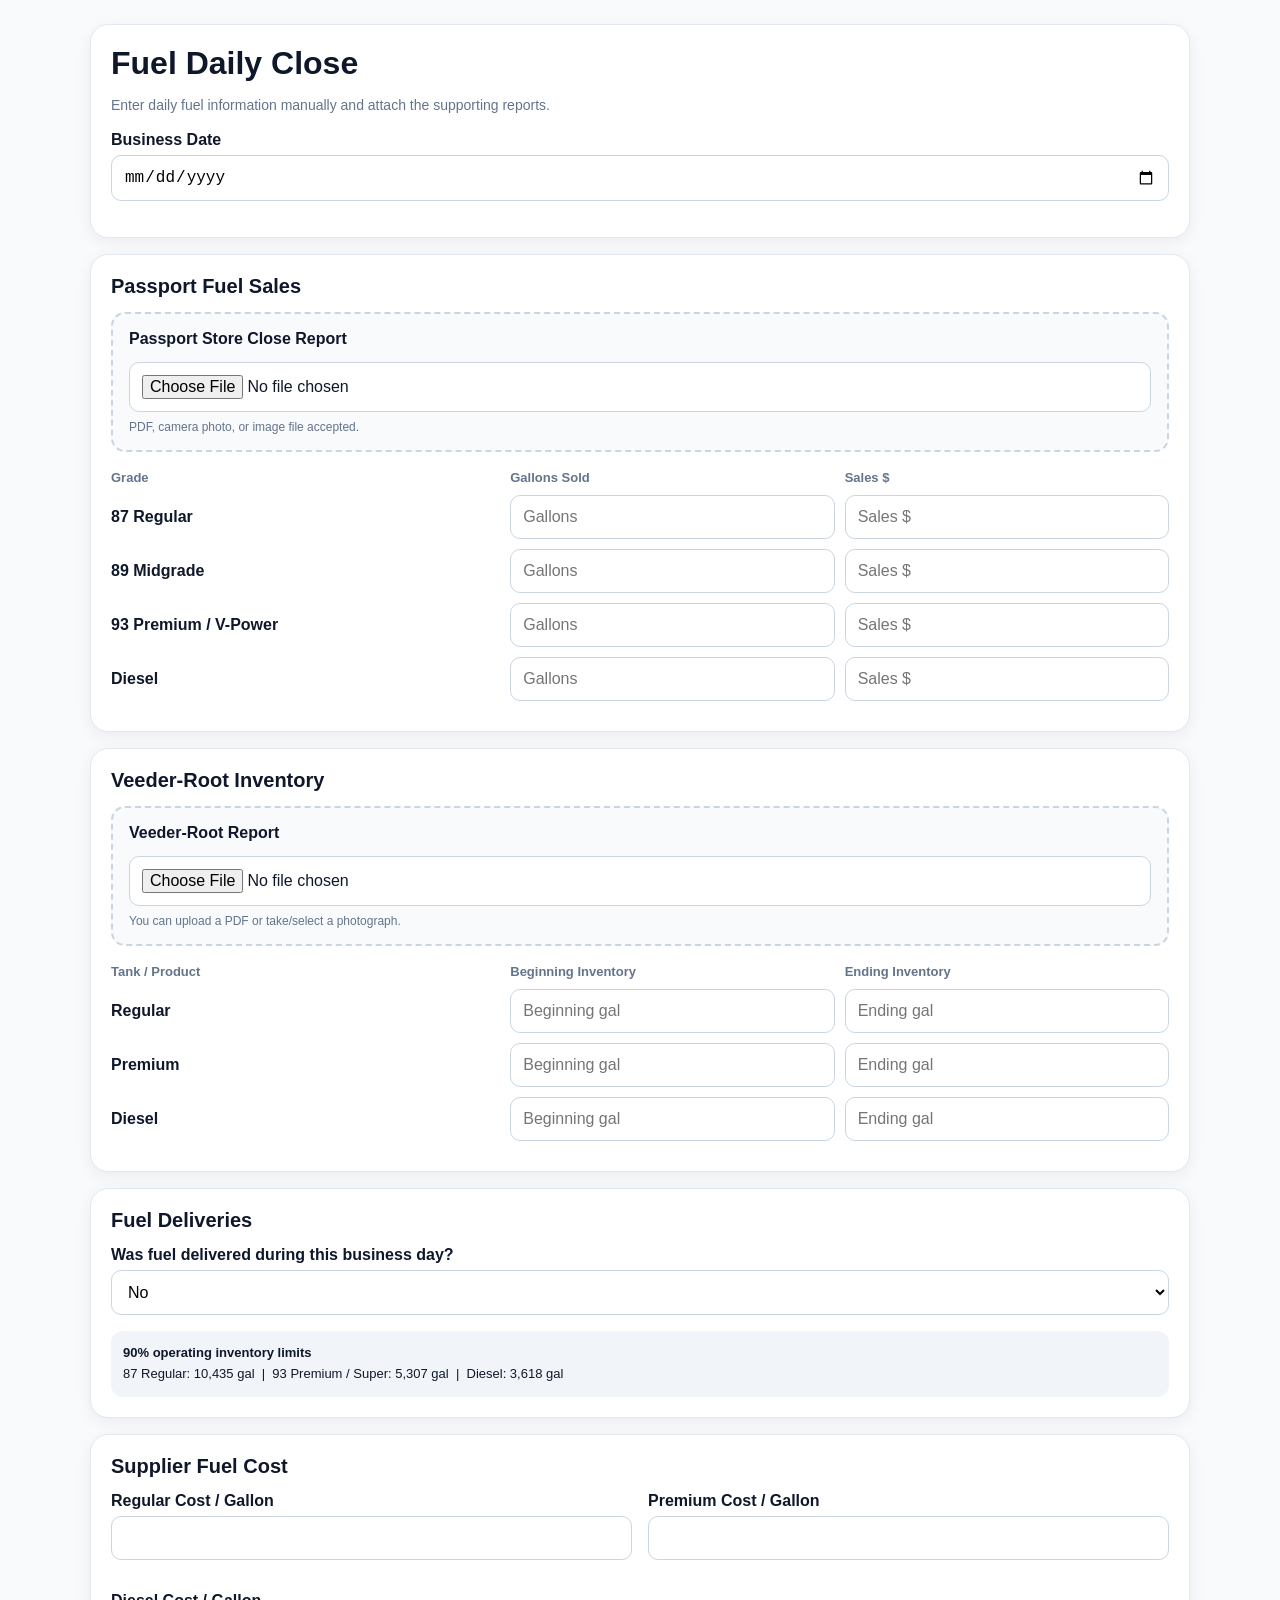
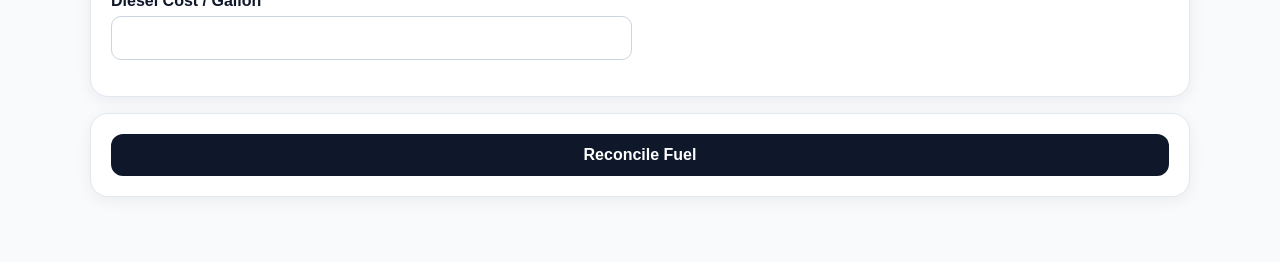
<file: fuel-entry.html>
<!DOCTYPE html>
<html lang="en">
<head>
  <meta charset="UTF-8">

  <meta
    name="viewport"
    content="width=device-width, initial-scale=1.0"
  >

  <title>Fuel Daily Close</title>

  <link rel="stylesheet" href="styles.css">
  <script src="api.js"></script>

  <style>
    .section-title {
      font-size: 20px;
      margin-bottom: 14px;
    }

    .section-subtitle {
      margin-top: -6px;
      margin-bottom: 18px;
      color: #64748b;
      font-size: 14px;
    }

    .grade-grid {
      display: grid;
      grid-template-columns: 1.2fr 1fr 1fr;
      gap: 10px;
      align-items: center;
      margin-bottom: 10px;
    }

    .grade-grid.header {
      font-weight: 700;
      font-size: 13px;
      color: #64748b;
    }

    .upload-box {
      border: 2px dashed #cbd5e1;
      border-radius: 14px;
      padding: 16px;
      margin-bottom: 18px;
      background: #f8fafc;
    }

    .upload-box input[type="file"] {
      margin-top: 8px;
    }

    .upload-note {
      font-size: 12px;
      color: #64748b;
      margin-top: 8px;
    }

    .delivery-fields {
      display: none;
      margin-top: 16px;
    }

    .status-box {
      padding: 12px;
      border-radius: 12px;
      margin-top: 14px;
      display: none;
      font-weight: 600;
    }

    .status-success {
      display: block;
      background: #dcfce7;
      color: #166534;
    }

    .status-error {
      display: block;
      background: #fee2e2;
      color: #991b1b;
    }

    .status-info {
      display: block;
      background: #e0f2fe;
      color: #075985;
    }

    .result-table {
      width: 100%;
      border-collapse: collapse;
      margin-top: 14px;
    }

    .result-table th,
    .result-table td {
      padding: 10px;
      border-bottom: 1px solid #e2e8f0;
      text-align: right;
    }

    .result-table th:first-child,
    .result-table td:first-child {
      text-align: left;
    }

    .action-bar {
      display: flex;
      gap: 10px;
      flex-wrap: wrap;
    }

    .full-width-btn {
      width: 100%;
    }


    .delivery-event {
      border: 1px solid #cbd5e1;
      border-radius: 14px;
      padding: 16px;
      margin-top: 14px;
      background: #f8fafc;
    }

    .delivery-event-header {
      display: flex;
      justify-content: space-between;
      align-items: center;
      gap: 12px;
      margin-bottom: 14px;
    }

    .delivery-event-title {
      font-weight: 800;
      font-size: 16px;
    }

    .delivery-product-grid {
      display: grid;
      grid-template-columns: 1.2fr 1fr;
      gap: 10px;
      align-items: center;
      margin-top: 10px;
    }

    .delivery-product-grid input {
      width: 100%;
    }

    .limit-note {
      font-size: 12px;
      color: #64748b;
      margin-top: 5px;
    }

    .tank-limit-box {
      margin-top: 12px;
      padding: 12px;
      border-radius: 12px;
      background: #f1f5f9;
      font-size: 13px;
      line-height: 1.6;
    }

    .secondary-btn {
      border: 1px solid #cbd5e1;
      background: white;
      border-radius: 10px;
      padding: 10px 14px;
      cursor: pointer;
      font-weight: 700;
    }

    .remove-delivery-btn {
      border: 0;
      background: transparent;
      color: #b91c1c;
      cursor: pointer;
      font-weight: 700;
    }

    @media (max-width: 700px) {
      .grade-grid {
        grid-template-columns: 1fr;
        border-bottom: 1px solid #e2e8f0;
        padding-bottom: 14px;
      }

      .grade-grid.header {
        display: none;
      }
    }
  </style>
</head>

<body>

<div class="page">

  <!-- BUSINESS DATE -->
  <div class="card">
    <h1>Fuel Daily Close</h1>

    <p class="section-subtitle">
      Enter daily fuel information manually and attach the supporting reports.
    </p>

    <div class="form-group">
      <label for="businessDate">Business Date</label>
      <input type="date" id="businessDate">
    </div>
  </div>


  <!-- PASSPORT -->
  <div class="card">
    <h2 class="section-title">Passport Fuel Sales</h2>

    <div class="upload-box">
      <label for="passportFile">
        Passport Store Close Report
      </label>

      <input
        type="file"
        id="passportFile"
        accept=".pdf,image/*"
      >

      <div class="upload-note">
        PDF, camera photo, or image file accepted.
      </div>
    </div>

    <div class="grade-grid header">
      <div>Grade</div>
      <div>Gallons Sold</div>
      <div>Sales $</div>
    </div>

    <div class="grade-grid">
      <strong>87 Regular</strong>

      <input
        type="number"
        step="0.001"
        id="regularGallons"
        placeholder="Gallons"
      >

      <input
        type="number"
        step="0.01"
        id="regularSales"
        placeholder="Sales $"
      >
    </div>

    <div class="grade-grid">
      <strong>89 Midgrade</strong>

      <input
        type="number"
        step="0.001"
        id="midGallons"
        placeholder="Gallons"
      >

      <input
        type="number"
        step="0.01"
        id="midSales"
        placeholder="Sales $"
      >
    </div>

    <div class="grade-grid">
      <strong>93 Premium / V-Power</strong>

      <input
        type="number"
        step="0.001"
        id="premiumGallons"
        placeholder="Gallons"
      >

      <input
        type="number"
        step="0.01"
        id="premiumSales"
        placeholder="Sales $"
      >
    </div>

    <div class="grade-grid">
      <strong>Diesel</strong>

      <input
        type="number"
        step="0.001"
        id="dieselGallons"
        placeholder="Gallons"
      >

      <input
        type="number"
        step="0.01"
        id="dieselSales"
        placeholder="Sales $"
      >
    </div>
  </div>


  <!-- VEEDER ROOT -->
  <div class="card">
    <h2 class="section-title">Veeder-Root Inventory</h2>

    <div class="upload-box">
      <label for="veederFile">
        Veeder-Root Report
      </label>

      <input
        type="file"
        id="veederFile"
        accept=".pdf,image/*"
      >

      <div class="upload-note">
        You can upload a PDF or take/select a photograph.
      </div>
    </div>

    <div class="grade-grid header">
      <div>Tank / Product</div>
      <div>Beginning Inventory</div>
      <div>Ending Inventory</div>
    </div>

    <div class="grade-grid">
      <strong>Regular</strong>

      <input
        type="number"
        step="0.001"
        id="regularBegin"
        max="10435"
        placeholder="Beginning gal"
      >

      <input
        type="number"
        step="0.001"
        id="regularEnd"
        max="10435"
        placeholder="Ending gal"
      >
    </div>

    <div class="grade-grid">
      <strong>Premium</strong>

      <input
        type="number"
        step="0.001"
        id="premiumBegin"
        max="5307"
        placeholder="Beginning gal"
      >

      <input
        type="number"
        step="0.001"
        id="premiumEnd"
        max="5307"
        placeholder="Ending gal"
      >
    </div>

    <div class="grade-grid">
      <strong>Diesel</strong>

      <input
        type="number"
        step="0.001"
        id="dieselBegin"
        max="3618"
        placeholder="Beginning gal"
      >

      <input
        type="number"
        step="0.001"
        id="dieselEnd"
        max="3618"
        placeholder="Ending gal"
      >
    </div>
  </div>


  <!-- DELIVERY -->
  <div class="card">
    <h2 class="section-title">Fuel Deliveries</h2>

    <div class="form-group">
      <label for="deliveryToday">
        Was fuel delivered during this business day?
      </label>

      <select id="deliveryToday" onchange="toggleDelivery()">
        <option value="no">No</option>
        <option value="yes">Yes</option>
      </select>
    </div>

    <div class="tank-limit-box">
      <strong>90% operating inventory limits</strong><br>
      87 Regular: 10,435 gal &nbsp;|&nbsp;
      93 Premium / Super: 5,307 gal &nbsp;|&nbsp;
      Diesel: 3,618 gal
    </div>

    <div id="deliveryFields" class="delivery-fields">
      <div id="deliveryList"></div>

      <button
        type="button"
        class="secondary-btn"
        onclick="addDeliveryEvent()"
        style="margin-top:14px;"
      >
        + Add Another Delivery
      </button>

      <div class="upload-note" style="margin-top:12px;">
        Each delivery event can include Regular, Premium/Super, Diesel, or any combination.
        Add as many separate truck/BOL deliveries as needed for the business day.
      </div>
    </div>
  </div>


  <!-- SUPPLIER PRICING -->
  <div class="card">
    <h2 class="section-title">Supplier Fuel Cost</h2>

    <div class="grid-2">

      <div class="form-group">
        <label for="regularCost">
          Regular Cost / Gallon
        </label>

        <input
          type="number"
          step="0.0001"
          id="regularCost"
        >
      </div>

      <div class="form-group">
        <label for="premiumCost">
          Premium Cost / Gallon
        </label>

        <input
          type="number"
          step="0.0001"
          id="premiumCost"
        >
      </div>

      <div class="form-group">
        <label for="dieselCost">
          Diesel Cost / Gallon
        </label>

        <input
          type="number"
          step="0.0001"
          id="dieselCost"
        >
      </div>

    </div>
  </div>


  <!-- RECONCILE -->
  <div class="card">

    <div class="action-bar">
      <button
        class="primary-btn full-width-btn"
        onclick="reconcileFuel()"
      >
        Reconcile Fuel
      </button>
    </div>

    <div
      id="statusBox"
      class="status-box"
    ></div>

    <div id="results"></div>

  </div>

</div>


<script>

const TANK_LIMITS = {
  regular: 10435,
  premium: 5307,
  diesel: 3618
};

let deliveryCounter = 0;


function toggleDelivery() {
  const value = document.getElementById("deliveryToday").value;
  const fields = document.getElementById("deliveryFields");

  fields.style.display = value === "yes" ? "block" : "none";

  if (value === "yes" && document.querySelectorAll(".delivery-event").length === 0) {
    addDeliveryEvent();
  }
}


function addDeliveryEvent() {
  deliveryCounter += 1;

  const container = document.getElementById("deliveryList");
  const wrapper = document.createElement("div");

  wrapper.className = "delivery-event";
  wrapper.dataset.deliveryId = String(deliveryCounter);

  wrapper.innerHTML = `
    <div class="delivery-event-header">
      <div class="delivery-event-title">
        Delivery #${deliveryCounter}
      </div>

      <button
        type="button"
        class="remove-delivery-btn"
        onclick="removeDeliveryEvent(this)"
      >
        Remove
      </button>
    </div>

    <div class="grid-2">
      <div class="form-group">
        <label>Delivery Date</label>
        <input type="date" class="delivery-date">
      </div>

      <div class="form-group">
        <label>Delivery Time</label>
        <input type="time" class="delivery-time">
      </div>

      <div class="form-group">
        <label>Supplier</label>
        <input type="text" class="delivery-supplier">
      </div>

      <div class="form-group">
        <label>BOL Number</label>
        <input type="text" class="delivery-bol">
      </div>
    </div>

    <div class="delivery-product-grid">
      <strong>87 Regular</strong>
      <div>
        <input
          type="number"
          min="0"
          max="${TANK_LIMITS.regular}"
          step="0.001"
          class="delivery-regular"
          placeholder="Gallons delivered"
        >
        <div class="limit-note">Single delivery maximum: 10,435 gal</div>
      </div>
    </div>

    <div class="delivery-product-grid">
      <strong>93 Premium / Super</strong>
      <div>
        <input
          type="number"
          min="0"
          max="${TANK_LIMITS.premium}"
          step="0.001"
          class="delivery-premium"
          placeholder="Gallons delivered"
        >
        <div class="limit-note">Single delivery maximum: 5,307 gal</div>
      </div>
    </div>

    <div class="delivery-product-grid">
      <strong>Diesel</strong>
      <div>
        <input
          type="number"
          min="0"
          max="${TANK_LIMITS.diesel}"
          step="0.001"
          class="delivery-diesel"
          placeholder="Gallons delivered"
        >
        <div class="limit-note">Single delivery maximum: 3,618 gal</div>
      </div>
    </div>

    <div class="upload-box" style="margin-top:16px; margin-bottom:0;">
      <label>BOL / Delivery Document</label>
      <input type="file" class="delivery-bol-file" accept=".pdf,image/*">
      <div class="upload-note">
        File selection is recorded in the browser for now. Drive upload will be connected later.
      </div>
    </div>
  `;

  container.appendChild(wrapper);
}


function removeDeliveryEvent(button) {
  const eventBox = button.closest(".delivery-event");
  if (eventBox) eventBox.remove();

  renumberDeliveryEvents();
}


function renumberDeliveryEvents() {
  document.querySelectorAll(".delivery-event").forEach(function(box, index) {
    const title = box.querySelector(".delivery-event-title");
    if (title) title.textContent = "Delivery #" + (index + 1);
  });
}


function num(id) {
  return Number(document.getElementById(id).value || 0);
}


function valueFrom(box, selector) {
  const element = box.querySelector(selector);
  return element ? element.value : "";
}


function numberFrom(box, selector) {
  const raw = valueFrom(box, selector);
  return raw === "" ? 0 : Number(raw);
}


function collectDeliveries() {
  if (document.getElementById("deliveryToday").value !== "yes") {
    return [];
  }

  const deliveries = [];

  document.querySelectorAll(".delivery-event").forEach(function(box) {
    const regularGallons = numberFrom(box, ".delivery-regular");
    const premiumGallons = numberFrom(box, ".delivery-premium");
    const dieselGallons = numberFrom(box, ".delivery-diesel");

    const hasFuel =
      regularGallons > 0 ||
      premiumGallons > 0 ||
      dieselGallons > 0;

    if (!hasFuel) return;

    deliveries.push({
      deliveryDate: valueFrom(box, ".delivery-date"),
      deliveryTime: valueFrom(box, ".delivery-time"),
      supplier: valueFrom(box, ".delivery-supplier"),
      bolNumber: valueFrom(box, ".delivery-bol"),
      regularGallons: regularGallons,
      premiumGallons: premiumGallons,
      dieselGallons: dieselGallons
    });
  });

  return deliveries;
}


function validateClientTankLimits(deliveries) {
  const checks = [
    ["regularBegin", TANK_LIMITS.regular, "Regular beginning inventory"],
    ["regularEnd", TANK_LIMITS.regular, "Regular ending inventory"],
    ["premiumBegin", TANK_LIMITS.premium, "Premium beginning inventory"],
    ["premiumEnd", TANK_LIMITS.premium, "Premium ending inventory"],
    ["dieselBegin", TANK_LIMITS.diesel, "Diesel beginning inventory"],
    ["dieselEnd", TANK_LIMITS.diesel, "Diesel ending inventory"]
  ];

  for (const check of checks) {
    const value = num(check[0]);

    if (value > check[1]) {
      return check[2] + " exceeds the 90% operating limit of " +
        check[1].toLocaleString() + " gallons.";
    }
  }

  for (let i = 0; i < deliveries.length; i++) {
    const d = deliveries[i];

    if (d.regularGallons > TANK_LIMITS.regular) {
      return "Delivery #" + (i + 1) +
        " Regular gallons exceed 10,435 gallons.";
    }

    if (d.premiumGallons > TANK_LIMITS.premium) {
      return "Delivery #" + (i + 1) +
        " Premium gallons exceed 5,307 gallons.";
    }

    if (d.dieselGallons > TANK_LIMITS.diesel) {
      return "Delivery #" + (i + 1) +
        " Diesel gallons exceed 3,618 gallons.";
    }

    if (!d.deliveryDate) {
      return "Delivery #" + (i + 1) + " needs a delivery date.";
    }

    if (!d.bolNumber) {
      return "Delivery #" + (i + 1) + " needs a BOL number.";
    }
  }

  return "";
}


function reconcileFuel() {
  const businessDate = document.getElementById("businessDate").value;

  if (!businessDate) {
    showStatus("Please select the business date.", "error");
    return;
  }

  const deliveryToday =
    document.getElementById("deliveryToday").value;

  const deliveries = collectDeliveries();

  if (deliveryToday === "yes" && deliveries.length === 0) {
    showStatus(
      "Delivery is marked Yes. Enter gallons for at least one product.",
      "error"
    );
    return;
  }

  const tankLimitError = validateClientTankLimits(deliveries);

  if (tankLimitError) {
    showStatus(tankLimitError, "error");
    return;
  }

  const payload = {
    action: "reconcilefuel",
    businessDate: businessDate,

    regularGallons: num("regularGallons"),
    regularSales: num("regularSales"),

    midGallons: num("midGallons"),
    midSales: num("midSales"),

    premiumGallons: num("premiumGallons"),
    premiumSales: num("premiumSales"),

    dieselGallons: num("dieselGallons"),
    dieselSales: num("dieselSales"),

    regularBegin: num("regularBegin"),
    regularEnd: num("regularEnd"),

    premiumBegin: num("premiumBegin"),
    premiumEnd: num("premiumEnd"),

    dieselBegin: num("dieselBegin"),
    dieselEnd: num("dieselEnd"),

    deliveryToday: deliveryToday,

    // JSON string is safe for the current JSONP apiCall / URLSearchParams layer.
    deliveries: JSON.stringify(deliveries),

    regularCost: num("regularCost"),
    premiumCost: num("premiumCost"),
    dieselCost: num("dieselCost")
  };

  showStatus("Sending fuel data to backend...", "info");

  apiCall(payload)
    .then(function(result) {
      if (!result || !result.success) {
        showStatus(
          result && result.message
            ? result.message
            : "Fuel reconciliation failed.",
          "error"
        );
        return;
      }

      const savedMessage =
        result.savedToFuelDaily
          ? " Fuel Daily was saved."
          : "";

      showStatus(
        "Fuel reconciliation completed." + savedMessage,
        "success"
      );

      renderResults(result);
    })
    .catch(function(error) {
      console.error(error);
      showStatus("Unable to connect to the backend.", "error");
    });
}


function showStatus(message, type) {
  const box = document.getElementById("statusBox");
  box.className = "status-box status-" + type;
  box.textContent = message;
}


function renderResults(result) {
  if (!result.rows) return;

  let html = `
    <h2 style="margin-top:24px;">
      Reconciliation Results
    </h2>

    <table class="result-table">
      <thead>
        <tr>
          <th>Grade</th>
          <th>Tank Movement</th>
          <th>POS Gallons</th>
          <th>Variance</th>
          <th>Gross Profit</th>
        </tr>
      </thead>
      <tbody>
  `;

  result.rows.forEach(function(row) {
    const isMidgradeBlend =
      row.reconciliationMethod === "INDIRECT_BLEND" ||
      String(row.physicalTank || "").toUpperCase() === "BLENDED";

    const tankMovementText =
      isMidgradeBlend
        ? "Via 87/93"
        : Number(row.tankMovement).toFixed(2);

    const varianceText =
      isMidgradeBlend || row.variance === null || row.variance === undefined
        ? "N/A"
        : Number(row.variance).toFixed(2);

    html += `
      <tr>
        <td>${row.grade}</td>
        <td>${tankMovementText}</td>
        <td>${Number(row.posGallons).toFixed(2)}</td>
        <td>${varianceText}</td>
        <td>$${Number(row.grossProfit).toFixed(2)}</td>
      </tr>
    `;

    if (isMidgradeBlend) {
      html += `
        <tr>
          <td colspan="5" style="text-align:left; padding-top:0; color:#475569;">
            <strong>Midgrade blend reconciliation:</strong>
            ${Number(row.blendRegularGallons || 0).toFixed(2)} gal from 87 Regular
            + ${Number(row.blendPremiumGallons || 0).toFixed(2)} gal from 93 Premium
            = ${Number(row.blendedPhysicalDraw || row.posGallons || 0).toFixed(2)} gal blended draw.
            <br>
            <strong>Status:</strong> ${row.status || ""}
          </td>
        </tr>
      `;
    }
  });

  html += `
      </tbody>
    </table>
  `;

  document.getElementById("results").innerHTML = html;
}

</script>

</body>
</html>
</file>
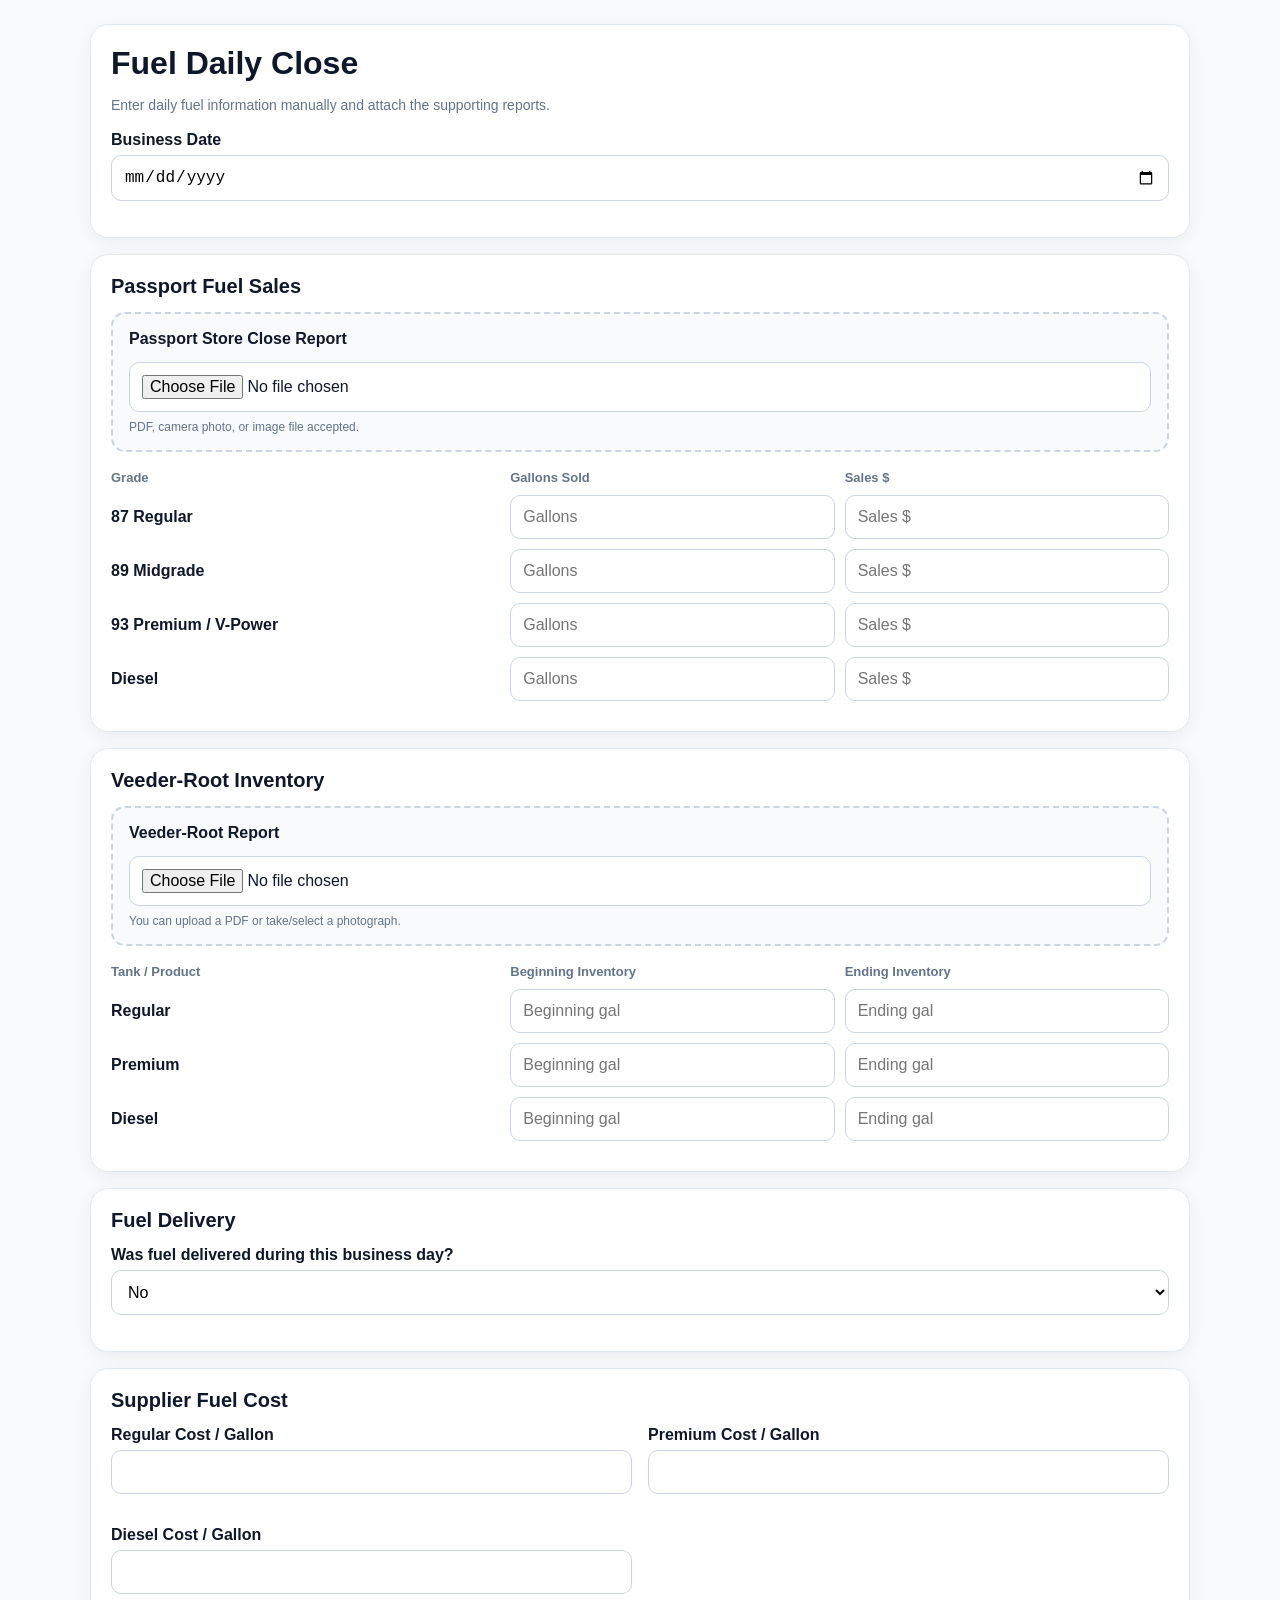
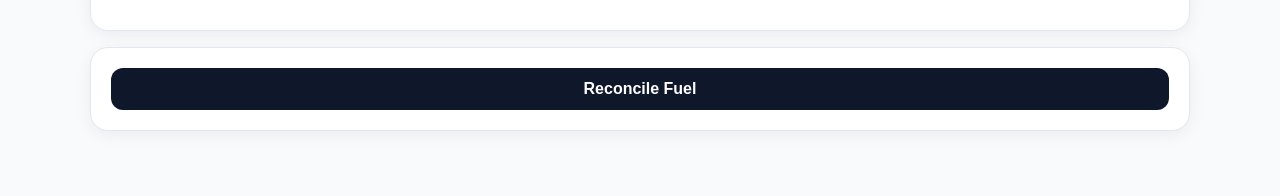
<file: fuelentry.html>
<!DOCTYPE html>
<html lang="en">
<head>
  <meta charset="UTF-8">

  <meta
    name="viewport"
    content="width=device-width, initial-scale=1.0"
  >

  <title>Fuel Daily Close</title>

  <link rel="stylesheet" href="styles.css">
  <script src="api.js"></script>

  <style>
    .section-title {
      font-size: 20px;
      margin-bottom: 14px;
    }

    .section-subtitle {
      margin-top: -6px;
      margin-bottom: 18px;
      color: #64748b;
      font-size: 14px;
    }

    .grade-grid {
      display: grid;
      grid-template-columns: 1.2fr 1fr 1fr;
      gap: 10px;
      align-items: center;
      margin-bottom: 10px;
    }

    .grade-grid.header {
      font-weight: 700;
      font-size: 13px;
      color: #64748b;
    }

    .upload-box {
      border: 2px dashed #cbd5e1;
      border-radius: 14px;
      padding: 16px;
      margin-bottom: 18px;
      background: #f8fafc;
    }

    .upload-box input[type="file"] {
      margin-top: 8px;
    }

    .upload-note {
      font-size: 12px;
      color: #64748b;
      margin-top: 8px;
    }

    .delivery-fields {
      display: none;
      margin-top: 16px;
    }

    .status-box {
      padding: 12px;
      border-radius: 12px;
      margin-top: 14px;
      display: none;
      font-weight: 600;
    }

    .status-success {
      display: block;
      background: #dcfce7;
      color: #166534;
    }

    .status-error {
      display: block;
      background: #fee2e2;
      color: #991b1b;
    }

    .status-info {
      display: block;
      background: #e0f2fe;
      color: #075985;
    }

    .result-table {
      width: 100%;
      border-collapse: collapse;
      margin-top: 14px;
    }

    .result-table th,
    .result-table td {
      padding: 10px;
      border-bottom: 1px solid #e2e8f0;
      text-align: right;
    }

    .result-table th:first-child,
    .result-table td:first-child {
      text-align: left;
    }

    .action-bar {
      display: flex;
      gap: 10px;
      flex-wrap: wrap;
    }

    .full-width-btn {
      width: 100%;
    }

    @media (max-width: 700px) {
      .grade-grid {
        grid-template-columns: 1fr;
        border-bottom: 1px solid #e2e8f0;
        padding-bottom: 14px;
      }

      .grade-grid.header {
        display: none;
      }
    }
  </style>
</head>

<body>

<div class="page">

  <!-- BUSINESS DATE -->
  <div class="card">
    <h1>Fuel Daily Close</h1>

    <p class="section-subtitle">
      Enter daily fuel information manually and attach the supporting reports.
    </p>

    <div class="form-group">
      <label for="businessDate">Business Date</label>
      <input type="date" id="businessDate">
    </div>
  </div>


  <!-- PASSPORT -->
  <div class="card">
    <h2 class="section-title">Passport Fuel Sales</h2>

    <div class="upload-box">
      <label for="passportFile">
        Passport Store Close Report
      </label>

      <input
        type="file"
        id="passportFile"
        accept=".pdf,image/*"
      >

      <div class="upload-note">
        PDF, camera photo, or image file accepted.
      </div>
    </div>

    <div class="grade-grid header">
      <div>Grade</div>
      <div>Gallons Sold</div>
      <div>Sales $</div>
    </div>

    <div class="grade-grid">
      <strong>87 Regular</strong>

      <input
        type="number"
        step="0.001"
        id="regularGallons"
        placeholder="Gallons"
      >

      <input
        type="number"
        step="0.01"
        id="regularSales"
        placeholder="Sales $"
      >
    </div>

    <div class="grade-grid">
      <strong>89 Midgrade</strong>

      <input
        type="number"
        step="0.001"
        id="midGallons"
        placeholder="Gallons"
      >

      <input
        type="number"
        step="0.01"
        id="midSales"
        placeholder="Sales $"
      >
    </div>

    <div class="grade-grid">
      <strong>93 Premium / V-Power</strong>

      <input
        type="number"
        step="0.001"
        id="premiumGallons"
        placeholder="Gallons"
      >

      <input
        type="number"
        step="0.01"
        id="premiumSales"
        placeholder="Sales $"
      >
    </div>

    <div class="grade-grid">
      <strong>Diesel</strong>

      <input
        type="number"
        step="0.001"
        id="dieselGallons"
        placeholder="Gallons"
      >

      <input
        type="number"
        step="0.01"
        id="dieselSales"
        placeholder="Sales $"
      >
    </div>
  </div>


  <!-- VEEDER ROOT -->
  <div class="card">
    <h2 class="section-title">Veeder-Root Inventory</h2>

    <div class="upload-box">
      <label for="veederFile">
        Veeder-Root Report
      </label>

      <input
        type="file"
        id="veederFile"
        accept=".pdf,image/*"
      >

      <div class="upload-note">
        You can upload a PDF or take/select a photograph.
      </div>
    </div>

    <div class="grade-grid header">
      <div>Tank / Product</div>
      <div>Beginning Inventory</div>
      <div>Ending Inventory</div>
    </div>

    <div class="grade-grid">
      <strong>Regular</strong>

      <input
        type="number"
        step="0.001"
        id="regularBegin"
        placeholder="Beginning gal"
      >

      <input
        type="number"
        step="0.001"
        id="regularEnd"
        placeholder="Ending gal"
      >
    </div>

    <div class="grade-grid">
      <strong>Premium</strong>

      <input
        type="number"
        step="0.001"
        id="premiumBegin"
        placeholder="Beginning gal"
      >

      <input
        type="number"
        step="0.001"
        id="premiumEnd"
        placeholder="Ending gal"
      >
    </div>

    <div class="grade-grid">
      <strong>Diesel</strong>

      <input
        type="number"
        step="0.001"
        id="dieselBegin"
        placeholder="Beginning gal"
      >

      <input
        type="number"
        step="0.001"
        id="dieselEnd"
        placeholder="Ending gal"
      >
    </div>
  </div>


  <!-- DELIVERY -->
  <div class="card">
    <h2 class="section-title">Fuel Delivery</h2>

    <div class="form-group">
      <label for="deliveryToday">
        Was fuel delivered during this business day?
      </label>

      <select
        id="deliveryToday"
        onchange="toggleDelivery()"
      >
        <option value="no">No</option>
        <option value="yes">Yes</option>
      </select>
    </div>

    <div
      id="deliveryFields"
      class="delivery-fields"
    >

      <div class="grid-2">

        <div class="form-group">
          <label for="deliveryProduct">Product</label>

          <select id="deliveryProduct">
            <option value="">Select product</option>
            <option value="87 Regular">87 Regular</option>
            <option value="93 Premium">93 Premium</option>
            <option value="Diesel">Diesel</option>
          </select>
        </div>

        <div class="form-group">
          <label for="deliveryGallons">
            Gallons Delivered
          </label>

          <input
            type="number"
            step="0.001"
            id="deliveryGallons"
          >
        </div>

        <div class="form-group">
          <label for="deliveryDate">
            Delivery Date
          </label>

          <input
            type="date"
            id="deliveryDate"
          >
        </div>

        <div class="form-group">
          <label for="deliveryTime">
            Delivery Time
          </label>

          <input
            type="time"
            id="deliveryTime"
          >
        </div>

        <div class="form-group">
          <label for="supplier">
            Supplier
          </label>

          <input
            type="text"
            id="supplier"
          >
        </div>

        <div class="form-group">
          <label for="bolNumber">
            BOL Number
          </label>

          <input
            type="text"
            id="bolNumber"
          >
        </div>

        <div class="form-group">
          <label for="deliveryCost">
            Delivery Cost / Gallon
          </label>

          <input
            type="number"
            step="0.0001"
            id="deliveryCost"
          >
        </div>

      </div>

      <div class="upload-box">
        <label for="bolFile">
          BOL / Delivery Document
        </label>

        <input
          type="file"
          id="bolFile"
          accept=".pdf,image/*"
        >

        <div class="upload-note">
          PDF or photograph accepted.
        </div>
      </div>

    </div>
  </div>


  <!-- SUPPLIER PRICING -->
  <div class="card">
    <h2 class="section-title">Supplier Fuel Cost</h2>

    <div class="grid-2">

      <div class="form-group">
        <label for="regularCost">
          Regular Cost / Gallon
        </label>

        <input
          type="number"
          step="0.0001"
          id="regularCost"
        >
      </div>

      <div class="form-group">
        <label for="premiumCost">
          Premium Cost / Gallon
        </label>

        <input
          type="number"
          step="0.0001"
          id="premiumCost"
        >
      </div>

      <div class="form-group">
        <label for="dieselCost">
          Diesel Cost / Gallon
        </label>

        <input
          type="number"
          step="0.0001"
          id="dieselCost"
        >
      </div>

    </div>
  </div>


  <!-- RECONCILE -->
  <div class="card">

    <div class="action-bar">
      <button
        class="primary-btn full-width-btn"
        onclick="reconcileFuel()"
      >
        Reconcile Fuel
      </button>
    </div>

    <div
      id="statusBox"
      class="status-box"
    ></div>

    <div id="results"></div>

  </div>

</div>


<script>

function toggleDelivery() {

  const value =
    document.getElementById("deliveryToday").value;

  document.getElementById("deliveryFields").style.display =
    value === "yes"
      ? "block"
      : "none";
}


function num(id) {

  return Number(
    document.getElementById(id).value || 0
  );
}


function reconcileFuel() {

  const businessDate =
    document.getElementById("businessDate").value;

  if (!businessDate) {

    showStatus(
      "Please select the business date.",
      "error"
    );

    return;
  }


  const payload = {

    action: "reconcilefuel",

    businessDate: businessDate,

    regularGallons:
      num("regularGallons"),

    regularSales:
      num("regularSales"),

    midGallons:
      num("midGallons"),

    midSales:
      num("midSales"),

    premiumGallons:
      num("premiumGallons"),

    premiumSales:
      num("premiumSales"),

    dieselGallons:
      num("dieselGallons"),

    dieselSales:
      num("dieselSales"),

    regularBegin:
      num("regularBegin"),

    regularEnd:
      num("regularEnd"),

    premiumBegin:
      num("premiumBegin"),

    premiumEnd:
      num("premiumEnd"),

    dieselBegin:
      num("dieselBegin"),

    dieselEnd:
      num("dieselEnd"),

    deliveryToday:
      document.getElementById(
        "deliveryToday"
      ).value,

    deliveryProduct:
      document.getElementById(
        "deliveryProduct"
      ).value,

    deliveryGallons:
      num("deliveryGallons"),

    deliveryDate:
      document.getElementById(
        "deliveryDate"
      ).value,

    deliveryTime:
      document.getElementById(
        "deliveryTime"
      ).value,

    supplier:
      document.getElementById(
        "supplier"
      ).value,

    bolNumber:
      document.getElementById(
        "bolNumber"
      ).value,

    deliveryCost:
      num("deliveryCost"),

    regularCost:
      num("regularCost"),

    premiumCost:
      num("premiumCost"),

    dieselCost:
      num("dieselCost")
  };


  showStatus(
    "Sending fuel data to backend...",
    "info"
  );


  apiCall(payload)

    .then(function(result) {

      if (!result || !result.success) {

        showStatus(
          result && result.message
            ? result.message
            : "Fuel reconciliation failed.",
          "error"
        );

        return;
      }


      showStatus(
        "Fuel reconciliation completed.",
        "success"
      );


      renderResults(result);

    })

    .catch(function(error) {

      console.error(error);

      showStatus(
        "Unable to connect to the backend.",
        "error"
      );

    });

}


function showStatus(message, type) {

  const box =
    document.getElementById("statusBox");

  box.className =
    "status-box status-" + type;

  box.textContent =
    message;
}


function renderResults(result) {

  if (!result.rows) {
    return;
  }


  let html = `

    <h2 style="margin-top:24px;">
      Reconciliation Results
    </h2>

    <table class="result-table">

      <thead>

        <tr>
          <th>Grade</th>
          <th>Tank Movement</th>
          <th>POS Gallons</th>
          <th>Variance</th>
          <th>Gross Profit</th>
        </tr>

      </thead>

      <tbody>

  `;


  result.rows.forEach(function(row) {

    html += `

      <tr>

        <td>
          ${row.grade}
        </td>

        <td>
          ${Number(
            row.tankMovement
          ).toFixed(2)}
        </td>

        <td>
          ${Number(
            row.posGallons
          ).toFixed(2)}
        </td>

        <td>
          ${Number(
            row.variance
          ).toFixed(2)}
        </td>

        <td>
          $${Number(
            row.grossProfit
          ).toFixed(2)}
        </td>

      </tr>

    `;

  });


  html += `

      </tbody>

    </table>

  `;


  document.getElementById(
    "results"
  ).innerHTML = html;

}

</script>

</body>
</html>
</file>
<file: styles.css>
* {
  box-sizing: border-box;
}

body {
  margin: 0;
  font-family: -apple-system, BlinkMacSystemFont, "Segoe UI", Roboto, Arial, sans-serif;
  background: #f8fafc;
  color: #0f172a;
}

.page {
  width: min(1100px, calc(100% - 32px));
  margin: 0 auto;
  padding: 24px 0 48px;
}

.card {
  background: #ffffff;
  border: 1px solid #e2e8f0;
  border-radius: 18px;
  padding: 20px;
  margin-bottom: 16px;
  box-shadow: 0 4px 16px rgba(15, 23, 42, 0.06);
}

h1,
h2,
h3 {
  margin-top: 0;
}

button {
  border: 0;
  border-radius: 12px;
  padding: 12px 18px;
  font-size: 16px;
  font-weight: 700;
  cursor: pointer;
}

.primary-btn {
  background: #0f172a;
  color: #ffffff;
}

.secondary-btn {
  background: #e2e8f0;
  color: #0f172a;
}

input,
select,
textarea {
  width: 100%;
  padding: 12px;
  border: 1px solid #cbd5e1;
  border-radius: 10px;
  font-size: 16px;
  background: #ffffff;
}

label {
  display: block;
  font-weight: 700;
  margin-bottom: 6px;
}

.form-group {
  margin-bottom: 16px;
}

.grid-2 {
  display: grid;
  grid-template-columns: repeat(2, 1fr);
  gap: 16px;
}

@media (max-width: 700px) {
  .grid-2 {
    grid-template-columns: 1fr;
  }

  .page {
    width: min(100% - 20px, 1100px);
  }
}
</file>
